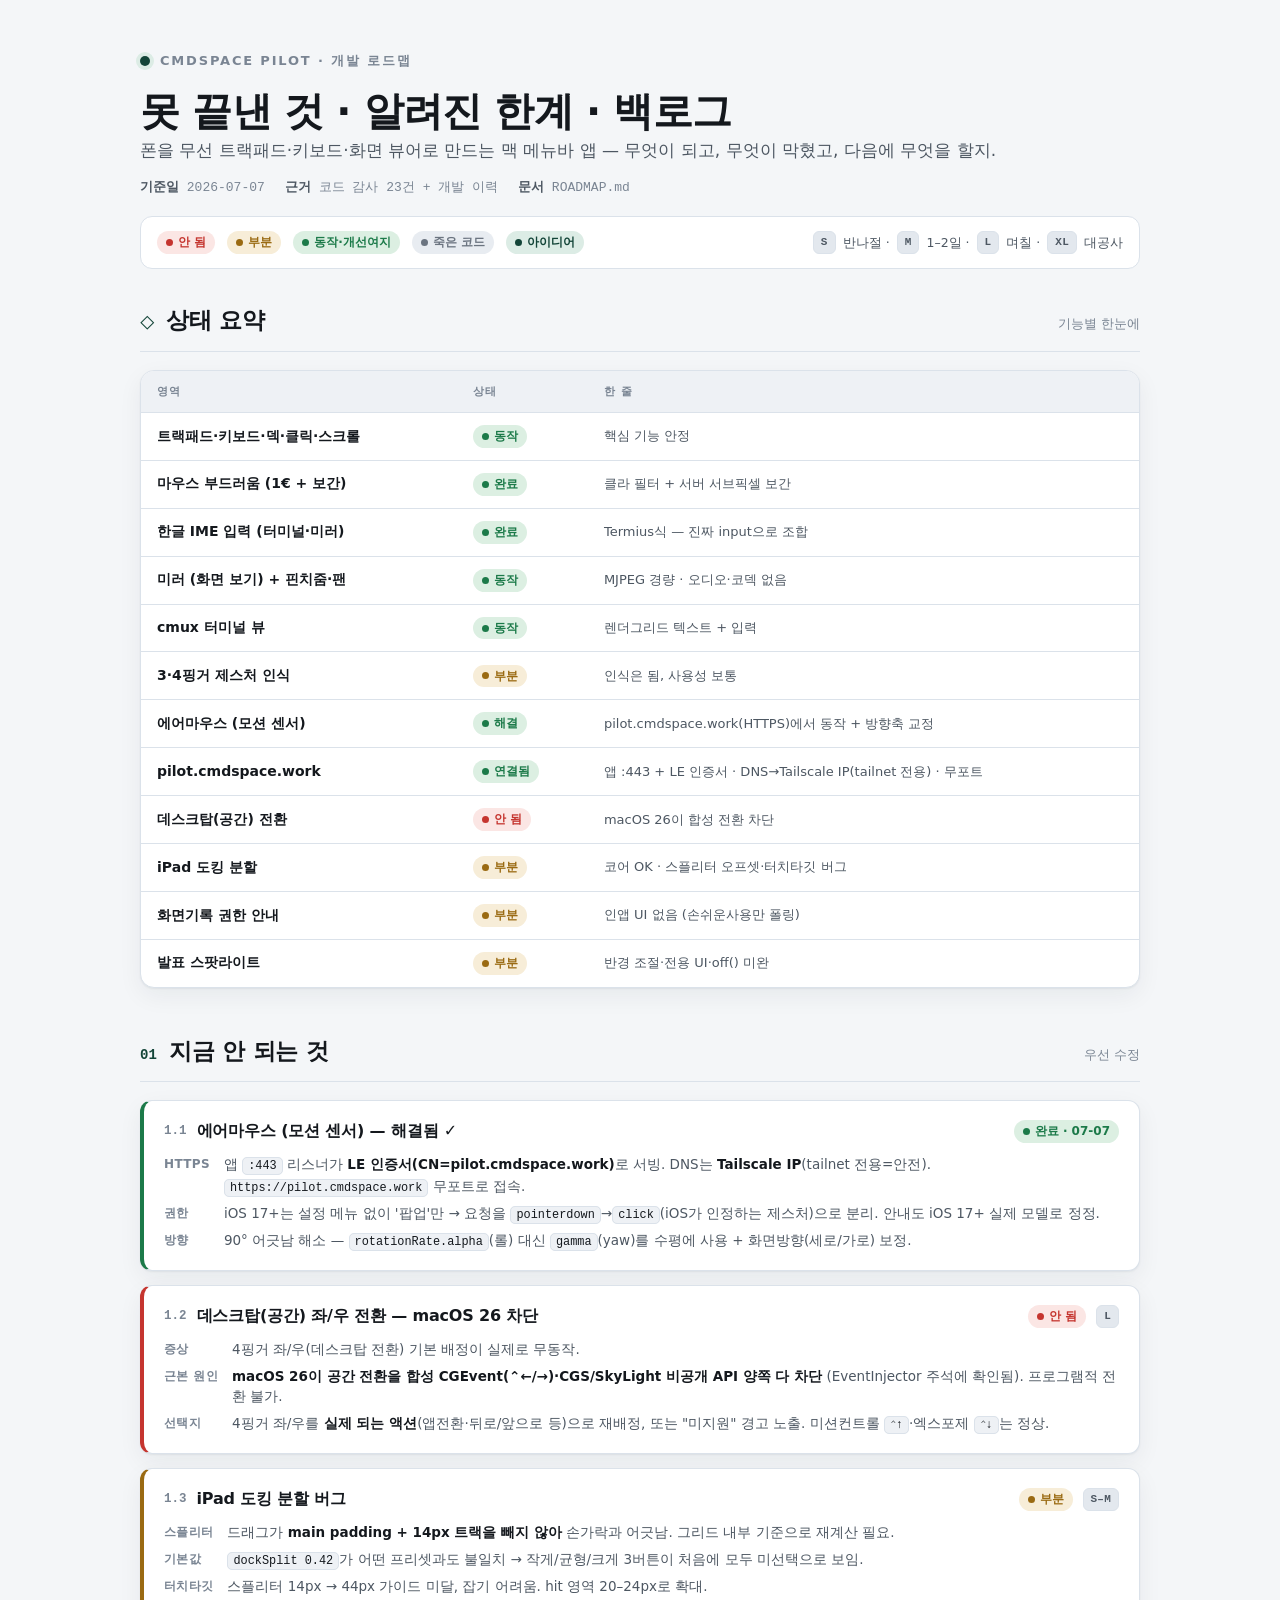
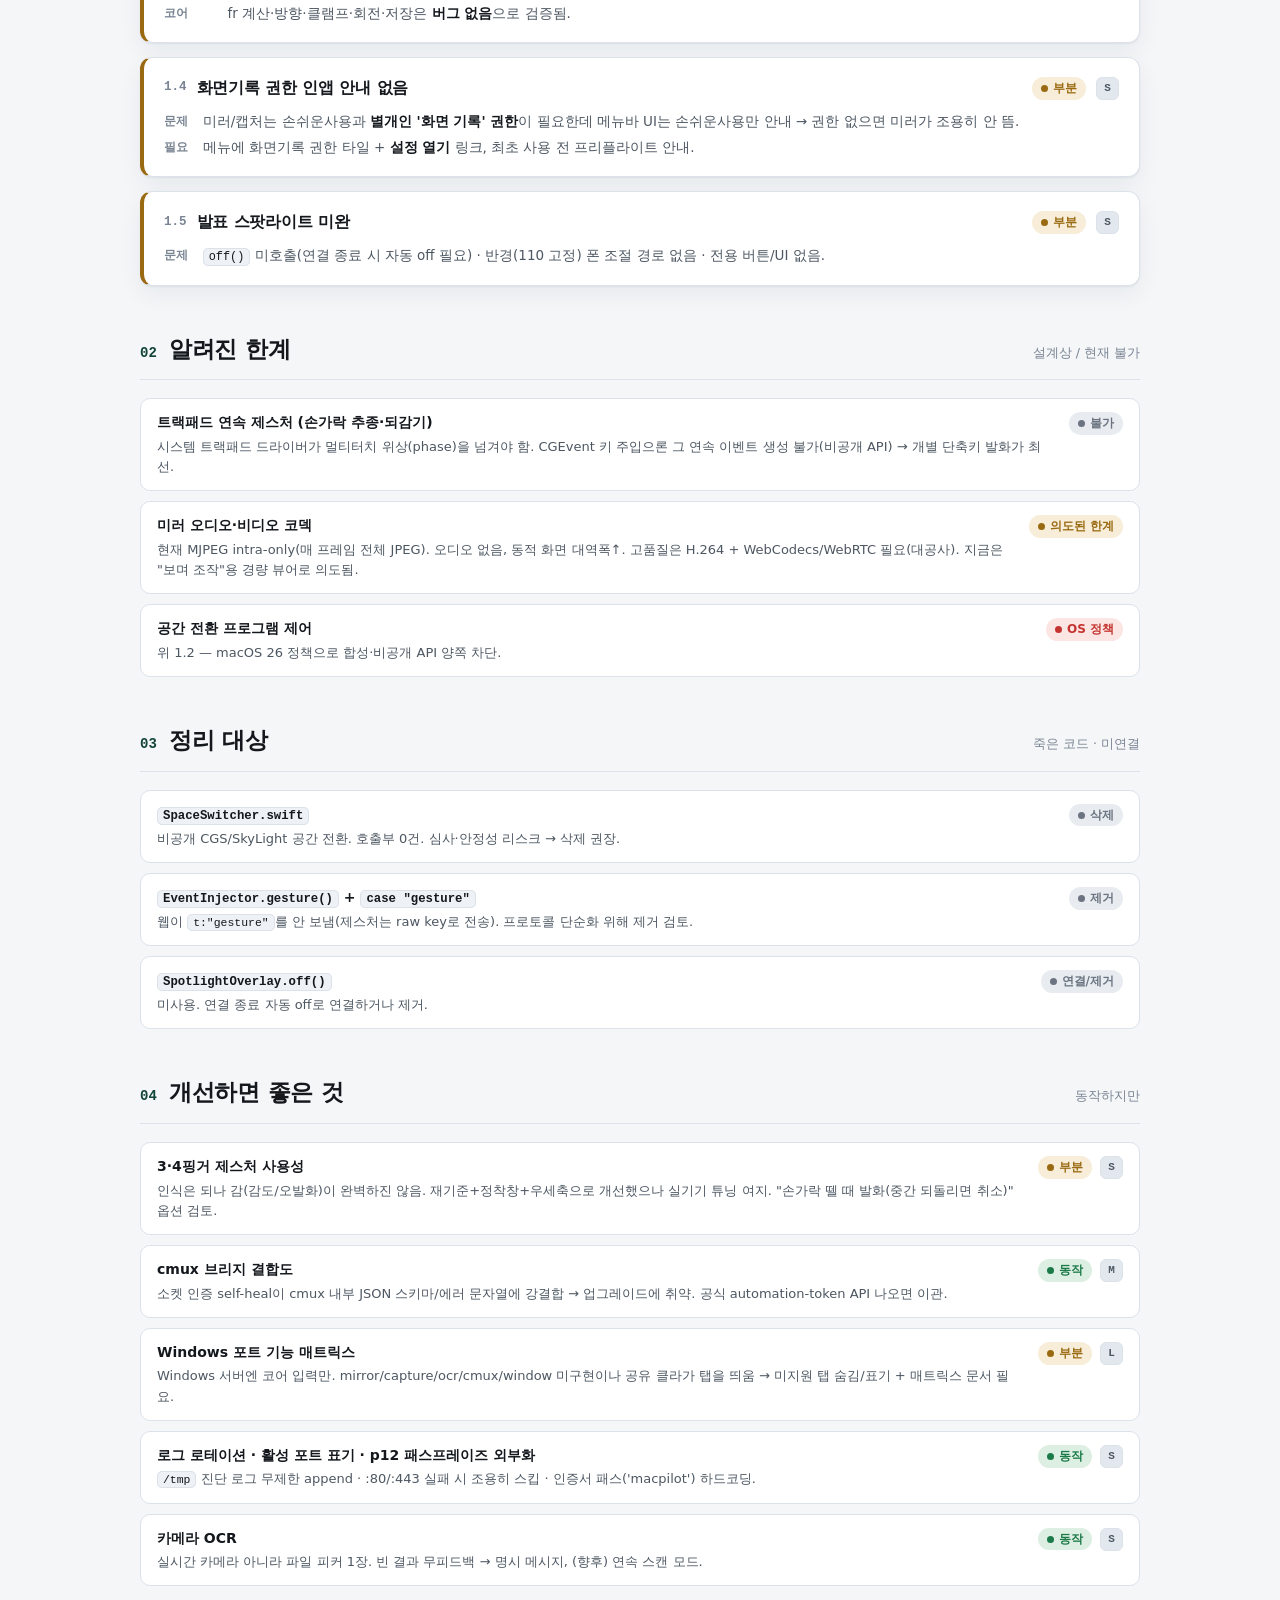
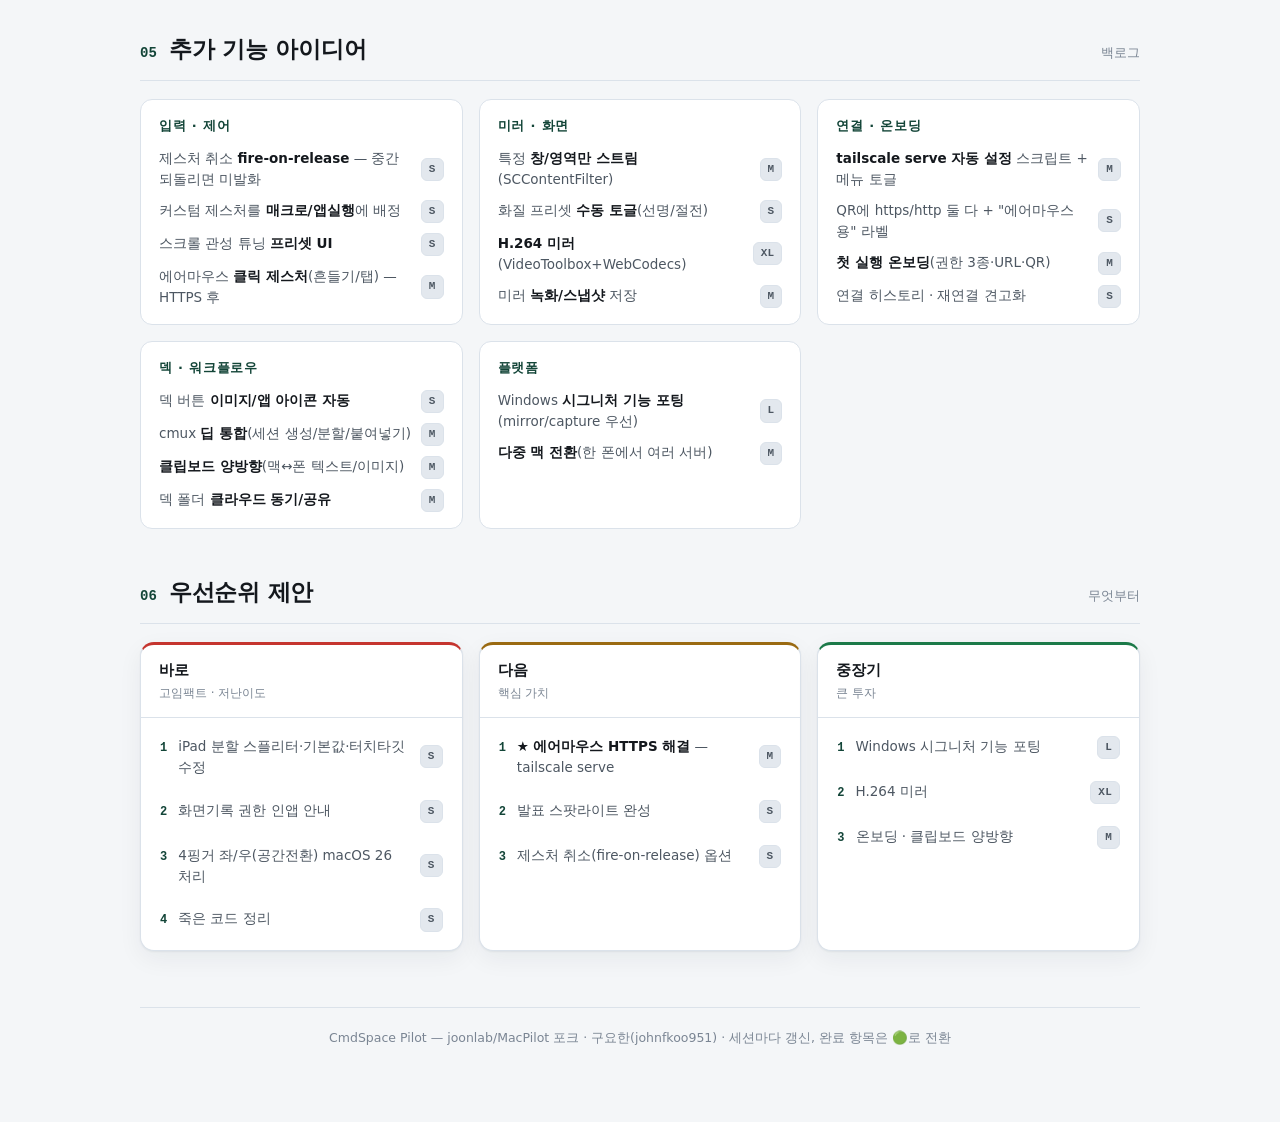
<file: docs/roadmap.html>
<!doctype html>
<html lang="ko">
<head>
<meta charset="utf-8">
<meta name="viewport" content="width=device-width, initial-scale=1">
<title>CmdSpace Pilot — 개발 로드맵</title>
</head>
<body>
<style>
  :root {
    /* CmdSpace 라이트 (CMDS Green 액센트) */
    --bg: #f4f6f8;
    --surface: #ffffff;
    --surface-2: #eef1f5;
    --surface-3: #e3e8ee;
    --border: #dbe2ea;
    --border-strong: #c6d0da;
    --text: #14181d;
    --text-dim: #4d5762;
    --text-mute: #7a8593;
    --accent: #134538;
    --accent-soft: #dcece5;
    --broken: #c5352f;      --broken-bg: #fbe6e4;
    --partial: #9a6a12;     --partial-bg: #f7edd8;
    --working: #1c7a49;     --working-bg: #dcefe2;
    --dead: #6b7480;        --dead-bg: #e8ecf1;
    --shadow: 0 1px 2px rgba(20,30,45,.06), 0 8px 24px rgba(20,30,45,.06);
    --mono: ui-monospace, "SF Mono", SFMono-Regular, Menlo, monospace;
    --sans: -apple-system, system-ui, "Segoe UI", sans-serif;
  }
  @media (prefers-color-scheme: dark) {
    :root {
      --bg: #0f1115;
      --surface: #171a21;
      --surface-2: #20242d;
      --surface-3: #2b3039;
      --border: #292f39;
      --border-strong: #363d49;
      --text: #f2f4f7;
      --text-dim: #a7afb9;
      --text-mute: #6f7885;
      --accent: #E985A2;
      --accent-soft: #2a1a20;
      --broken: #ff6b6b;      --broken-bg: #2a1618;
      --partial: #e3b457;     --partial-bg: #2a2213;
      --working: #5cd18f;     --working-bg: #12271c;
      --dead: #828c9a;        --dead-bg: #20242d;
      --shadow: 0 1px 2px rgba(0,0,0,.4), 0 10px 30px rgba(0,0,0,.35);
    }
  }
  :root[data-theme="light"] {
    --bg: #f4f6f8; --surface: #ffffff; --surface-2: #eef1f5; --surface-3: #e3e8ee;
    --border: #dbe2ea; --border-strong: #c6d0da; --text: #14181d; --text-dim: #4d5762; --text-mute: #7a8593;
    --accent: #134538; --accent-soft: #dcece5;
    --broken: #c5352f; --broken-bg: #fbe6e4; --partial: #9a6a12; --partial-bg: #f7edd8;
    --working: #1c7a49; --working-bg: #dcefe2; --dead: #6b7480; --dead-bg: #e8ecf1;
    --shadow: 0 1px 2px rgba(20,30,45,.06), 0 8px 24px rgba(20,30,45,.06);
  }
  :root[data-theme="dark"] {
    --bg: #0f1115; --surface: #171a21; --surface-2: #20242d; --surface-3: #2b3039;
    --border: #292f39; --border-strong: #363d49; --text: #f2f4f7; --text-dim: #a7afb9; --text-mute: #6f7885;
    --accent: #E985A2; --accent-soft: #2a1a20;
    --broken: #ff6b6b; --broken-bg: #2a1618; --partial: #e3b457; --partial-bg: #2a2213;
    --working: #5cd18f; --working-bg: #12271c; --dead: #828c9a; --dead-bg: #20242d;
    --shadow: 0 1px 2px rgba(0,0,0,.4), 0 10px 30px rgba(0,0,0,.35);
  }

  * { box-sizing: border-box; }
  body {
    margin: 0; background: var(--bg); color: var(--text);
    font-family: var(--sans); line-height: 1.55;
    -webkit-font-smoothing: antialiased;
  }
  .wrap { max-width: 1080px; margin: 0 auto; padding: clamp(20px, 4vw, 56px) clamp(16px, 4vw, 40px) 80px; }

  /* ── 헤더 ── */
  header { display: flex; flex-direction: column; gap: 18px; margin-bottom: 34px; }
  .brandline { display: flex; align-items: center; gap: 10px; font-size: 13px; letter-spacing: .14em; text-transform: uppercase; color: var(--text-mute); font-weight: 600; }
  .dish { width: 10px; height: 10px; border-radius: 50%; background: var(--accent); box-shadow: 0 0 0 4px var(--accent-soft); flex: 0 0 auto; }
  h1 { font-size: clamp(26px, 5vw, 40px); line-height: 1.1; margin: 0; letter-spacing: -.02em; text-wrap: balance; font-weight: 700; }
  h1 .sub { display: block; font-size: clamp(14px, 2.4vw, 17px); font-weight: 500; color: var(--text-dim); letter-spacing: 0; margin-top: 8px; }
  .meta { display: flex; flex-wrap: wrap; gap: 8px 20px; font-size: 13px; color: var(--text-mute); font-family: var(--mono); }
  .meta b { color: var(--text-dim); font-weight: 600; }

  /* ── 범례 ── */
  .legend { display: flex; flex-wrap: wrap; gap: 8px; padding: 14px 16px; background: var(--surface); border: 1px solid var(--border); border-radius: 12px; }
  .legend .grp { display: flex; align-items: center; gap: 7px; font-size: 12.5px; color: var(--text-dim); }
  .legend .grp + .grp { margin-left: 4px; }

  /* ── 상태 pill ── */
  .pill { display: inline-flex; align-items: center; gap: 5px; font-size: 12px; font-weight: 600; padding: 3px 9px; border-radius: 999px; white-space: nowrap; line-height: 1.4; }
  .pill::before { content: ""; width: 7px; height: 7px; border-radius: 50%; background: currentColor; flex: 0 0 auto; }
  .s-broken { color: var(--broken); background: var(--broken-bg); }
  .s-partial { color: var(--partial); background: var(--partial-bg); }
  .s-working { color: var(--working); background: var(--working-bg); }
  .s-dead { color: var(--dead); background: var(--dead-bg); }
  .s-idea { color: var(--accent); background: var(--accent-soft); }

  /* 난이도 chip */
  .dif { font-family: var(--mono); font-size: 11px; font-weight: 600; padding: 2px 7px; border-radius: 6px; background: var(--surface-3); color: var(--text-dim); border: 1px solid var(--border); letter-spacing: .02em; }

  /* ── 섹션 ── */
  section { margin-top: 46px; }
  .sec-head { display: flex; align-items: baseline; gap: 12px; margin-bottom: 18px; padding-bottom: 12px; border-bottom: 1px solid var(--border); }
  .sec-num { font-family: var(--mono); font-size: 14px; font-weight: 700; color: var(--accent); flex: 0 0 auto; }
  .sec-head h2 { font-size: clamp(18px, 3.2vw, 23px); margin: 0; letter-spacing: -.01em; font-weight: 700; }
  .sec-head .note { margin-left: auto; font-size: 12.5px; color: var(--text-mute); }

  /* ── 요약 테이블 ── */
  .tablewrap { overflow-x: auto; border: 1px solid var(--border); border-radius: 14px; background: var(--surface); box-shadow: var(--shadow); }
  table.summary { width: 100%; border-collapse: collapse; font-size: 14px; min-width: 460px; }
  table.summary th, table.summary td { text-align: left; padding: 12px 16px; border-bottom: 1px solid var(--border); vertical-align: middle; }
  table.summary thead th { font-size: 11px; letter-spacing: .1em; text-transform: uppercase; color: var(--text-mute); font-weight: 600; background: var(--surface-2); }
  table.summary tbody tr:last-child td { border-bottom: none; }
  table.summary td.area { font-weight: 600; white-space: nowrap; }
  table.summary td.desc { color: var(--text-dim); font-size: 13px; }

  /* ── 아이템 카드 (섹션1) ── */
  .cards { display: flex; flex-direction: column; gap: 14px; }
  .card { background: var(--surface); border: 1px solid var(--border); border-left: 4px solid var(--stripe, var(--border-strong)); border-radius: 12px; padding: 18px 20px; box-shadow: var(--shadow); }
  .card.b-broken { --stripe: var(--broken); }
  .card.b-partial { --stripe: var(--partial); }
  .card.b-working { --stripe: var(--working); }
  .card.b-dead { --stripe: var(--dead); }
  .card-top { display: flex; align-items: center; gap: 10px; flex-wrap: wrap; margin-bottom: 10px; }
  .card-top .id { font-family: var(--mono); font-size: 12.5px; color: var(--text-mute); font-weight: 600; }
  .card-top h3 { font-size: 16px; margin: 0; font-weight: 650; flex: 1 1 auto; min-width: 200px; letter-spacing: -.01em; }
  .card dl { margin: 0; display: grid; grid-template-columns: max-content 1fr; gap: 6px 14px; font-size: 13.5px; }
  .card dt { color: var(--text-mute); font-weight: 600; font-size: 12px; letter-spacing: .03em; padding-top: 1px; white-space: nowrap; }
  .card dd { margin: 0; color: var(--text-dim); }
  .card dd b { color: var(--text); font-weight: 600; }
  code, .path { font-family: var(--mono); font-size: .88em; background: var(--surface-2); padding: 1px 5px; border-radius: 5px; color: var(--text); border: 1px solid var(--border); }

  /* ── 컴팩트 리스트 (섹션2·3·4) ── */
  .list { display: flex; flex-direction: column; gap: 10px; }
  .row { display: flex; gap: 12px; align-items: flex-start; background: var(--surface); border: 1px solid var(--border); border-radius: 10px; padding: 13px 16px; }
  .row .body { flex: 1 1 auto; min-width: 0; }
  .row .body .t { font-weight: 600; font-size: 14px; margin-bottom: 3px; }
  .row .body .d { font-size: 13px; color: var(--text-dim); }
  .row .side { flex: 0 0 auto; display: flex; align-items: center; gap: 8px; }

  /* ── 백로그 그리드 ── */
  .backlog { display: grid; grid-template-columns: repeat(auto-fill, minmax(250px, 1fr)); gap: 16px; }
  .bgroup { background: var(--surface); border: 1px solid var(--border); border-radius: 12px; padding: 16px 18px; }
  .bgroup h4 { margin: 0 0 12px; font-size: 13px; letter-spacing: .06em; text-transform: uppercase; color: var(--accent); font-weight: 700; }
  .bgroup ul { margin: 0; padding: 0; list-style: none; display: flex; flex-direction: column; gap: 10px; }
  .bgroup li { font-size: 13.5px; color: var(--text-dim); display: flex; gap: 8px; align-items: baseline; }
  .bgroup li b { color: var(--text); font-weight: 600; }
  .bgroup li .dif { align-self: center; margin-left: auto; }

  /* ── 우선순위 보드 ── */
  .board { display: grid; grid-template-columns: repeat(3, 1fr); gap: 16px; }
  .col { background: var(--surface); border: 1px solid var(--border); border-radius: 14px; overflow: hidden; box-shadow: var(--shadow); }
  .col > header { display: block; padding: 14px 18px; margin: 0; border-bottom: 1px solid var(--border); }
  .col .k { font-size: 15px; font-weight: 700; letter-spacing: -.01em; }
  .col .ks { font-size: 12px; color: var(--text-mute); margin-top: 2px; }
  .col.now { border-top: 3px solid var(--broken); }
  .col.next { border-top: 3px solid var(--partial); }
  .col.later { border-top: 3px solid var(--working); }
  .col ol { margin: 0; padding: 8px; list-style: none; counter-reset: p; display: flex; flex-direction: column; gap: 2px; }
  .col ol li { counter-increment: p; display: flex; gap: 11px; align-items: baseline; padding: 10px 11px; border-radius: 9px; font-size: 13.5px; color: var(--text-dim); }
  .col ol li:hover { background: var(--surface-2); }
  .col ol li::before { content: counter(p); font-family: var(--mono); font-size: 12px; font-weight: 700; color: var(--accent); flex: 0 0 auto; }
  .col ol li b { color: var(--text); font-weight: 600; }
  .col ol li .dif { margin-left: auto; align-self: center; }
  .star { color: var(--accent); }

  footer { margin-top: 56px; padding-top: 20px; border-top: 1px solid var(--border); font-size: 12.5px; color: var(--text-mute); text-align: center; }

  @media (max-width: 720px) {
    .board { grid-template-columns: 1fr; }
    .card dl { grid-template-columns: 1fr; gap: 3px 0; }
    .card dt { padding-top: 8px; }
  }
</style>

<div class="wrap">
  <header>
    <div class="brandline"><span class="dish"></span> CmdSpace Pilot · 개발 로드맵</div>
    <h1>못 끝낸 것 · 알려진 한계 · 백로그
      <span class="sub">폰을 무선 트랙패드·키보드·화면 뷰어로 만드는 맥 메뉴바 앱 — 무엇이 되고, 무엇이 막혔고, 다음에 무엇을 할지.</span>
    </h1>
    <div class="meta">
      <span><b>기준일</b> 2026-07-07</span>
      <span><b>근거</b> 코드 감사 23건 + 개발 이력</span>
      <span><b>문서</b> ROADMAP.md</span>
    </div>
    <div class="legend">
      <span class="grp"><span class="pill s-broken">안 됨</span></span>
      <span class="grp"><span class="pill s-partial">부분</span></span>
      <span class="grp"><span class="pill s-working">동작·개선여지</span></span>
      <span class="grp"><span class="pill s-dead">죽은 코드</span></span>
      <span class="grp"><span class="pill s-idea">아이디어</span></span>
      <span class="grp" style="margin-left:auto"><span class="dif">S</span> 반나절 · <span class="dif">M</span> 1–2일 · <span class="dif">L</span> 며칠 · <span class="dif">XL</span> 대공사</span>
    </div>
  </header>

  <!-- 요약 -->
  <section style="margin-top:8px">
    <div class="sec-head"><span class="sec-num">◇</span><h2>상태 요약</h2><span class="note">기능별 한눈에</span></div>
    <div class="tablewrap">
      <table class="summary">
        <thead><tr><th>영역</th><th>상태</th><th>한 줄</th></tr></thead>
        <tbody>
          <tr><td class="area">트랙패드·키보드·덱·클릭·스크롤</td><td><span class="pill s-working">동작</span></td><td class="desc">핵심 기능 안정</td></tr>
          <tr><td class="area">마우스 부드러움 (1€ + 보간)</td><td><span class="pill s-working">완료</span></td><td class="desc">클라 필터 + 서버 서브픽셀 보간</td></tr>
          <tr><td class="area">한글 IME 입력 (터미널·미러)</td><td><span class="pill s-working">완료</span></td><td class="desc">Termius식 — 진짜 input으로 조합</td></tr>
          <tr><td class="area">미러 (화면 보기) + 핀치줌·팬</td><td><span class="pill s-working">동작</span></td><td class="desc">MJPEG 경량 · 오디오·코덱 없음</td></tr>
          <tr><td class="area">cmux 터미널 뷰</td><td><span class="pill s-working">동작</span></td><td class="desc">렌더그리드 텍스트 + 입력</td></tr>
          <tr><td class="area">3·4핑거 제스처 인식</td><td><span class="pill s-partial">부분</span></td><td class="desc">인식은 됨, 사용성 보통</td></tr>
          <tr><td class="area">에어마우스 (모션 센서)</td><td><span class="pill s-working">해결</span></td><td class="desc">pilot.cmdspace.work(HTTPS)에서 동작 + 방향축 교정</td></tr>
          <tr><td class="area">pilot.cmdspace.work</td><td><span class="pill s-working">연결됨</span></td><td class="desc">앱 :443 + LE 인증서 · DNS→Tailscale IP(tailnet 전용) · 무포트</td></tr>
          <tr><td class="area">데스크탑(공간) 전환</td><td><span class="pill s-broken">안 됨</span></td><td class="desc">macOS 26이 합성 전환 차단</td></tr>
          <tr><td class="area">iPad 도킹 분할</td><td><span class="pill s-partial">부분</span></td><td class="desc">코어 OK · 스플리터 오프셋·터치타깃 버그</td></tr>
          <tr><td class="area">화면기록 권한 안내</td><td><span class="pill s-partial">부분</span></td><td class="desc">인앱 UI 없음 (손쉬운사용만 폴링)</td></tr>
          <tr><td class="area">발표 스팟라이트</td><td><span class="pill s-partial">부분</span></td><td class="desc">반경 조절·전용 UI·off() 미완</td></tr>
        </tbody>
      </table>
    </div>
  </section>

  <!-- 1. 지금 안 되는 것 -->
  <section>
    <div class="sec-head"><span class="sec-num">01</span><h2>지금 안 되는 것</h2><span class="note">우선 수정</span></div>
    <div class="cards">

      <article class="card b-working">
        <div class="card-top"><span class="id">1.1</span><h3>에어마우스 (모션 센서) — 해결됨 ✓</h3><span class="pill s-working">완료 · 07-07</span></div>
        <dl>
          <dt>HTTPS</dt><dd>앱 <span class="path">:443</span> 리스너가 <b>LE 인증서(CN=pilot.cmdspace.work)</b>로 서빙. DNS는 <b>Tailscale IP</b>(tailnet 전용=안전). <code>https://pilot.cmdspace.work</code> 무포트로 접속.</dd>
          <dt>권한</dt><dd>iOS 17+는 설정 메뉴 없이 '팝업'만 → 요청을 <code>pointerdown</code>→<code>click</code>(iOS가 인정하는 제스처)으로 분리. 안내도 iOS 17+ 실제 모델로 정정.</dd>
          <dt>방향</dt><dd>90° 어긋남 해소 — <code>rotationRate.alpha</code>(롤) 대신 <code>gamma</code>(yaw)를 수평에 사용 + 화면방향(세로/가로) 보정.</dd>
        </dl>
      </article>

      <article class="card b-broken">
        <div class="card-top"><span class="id">1.2</span><h3>데스크탑(공간) 좌/우 전환 — macOS 26 차단</h3><span class="pill s-broken">안 됨</span><span class="dif">L</span></div>
        <dl>
          <dt>증상</dt><dd>4핑거 좌/우(데스크탑 전환) 기본 배정이 실제로 무동작.</dd>
          <dt>근본 원인</dt><dd><b>macOS 26이 공간 전환을 합성 CGEvent(⌃←/→)·CGS/SkyLight 비공개 API 양쪽 다 차단</b> (EventInjector 주석에 확인됨). 프로그램적 전환 불가.</dd>
          <dt>선택지</dt><dd>4핑거 좌/우를 <b>실제 되는 액션</b>(앱전환·뒤로/앞으로 등)으로 재배정, 또는 "미지원" 경고 노출. 미션컨트롤 <code>⌃↑</code>·엑스포제 <code>⌃↓</code>는 정상.</dd>
        </dl>
      </article>

      <article class="card b-partial">
        <div class="card-top"><span class="id">1.3</span><h3>iPad 도킹 분할 버그</h3><span class="pill s-partial">부분</span><span class="dif">S–M</span></div>
        <dl>
          <dt>스플리터</dt><dd>드래그가 <b>main padding + 14px 트랙을 빼지 않아</b> 손가락과 어긋남. 그리드 내부 기준으로 재계산 필요.</dd>
          <dt>기본값</dt><dd><code>dockSplit 0.42</code>가 어떤 프리셋과도 불일치 → 작게/균형/크게 3버튼이 처음에 모두 미선택으로 보임.</dd>
          <dt>터치타깃</dt><dd>스플리터 14px → 44px 가이드 미달, 잡기 어려움. hit 영역 20–24px로 확대.</dd>
          <dt>코어</dt><dd>fr 계산·방향·클램프·회전·저장은 <b>버그 없음</b>으로 검증됨.</dd>
        </dl>
      </article>

      <article class="card b-partial">
        <div class="card-top"><span class="id">1.4</span><h3>화면기록 권한 인앱 안내 없음</h3><span class="pill s-partial">부분</span><span class="dif">S</span></div>
        <dl>
          <dt>문제</dt><dd>미러/캡처는 손쉬운사용과 <b>별개인 '화면 기록' 권한</b>이 필요한데 메뉴바 UI는 손쉬운사용만 안내 → 권한 없으면 미러가 조용히 안 뜸.</dd>
          <dt>필요</dt><dd>메뉴에 화면기록 권한 타일 + <b>설정 열기</b> 링크, 최초 사용 전 프리플라이트 안내.</dd>
        </dl>
      </article>

      <article class="card b-partial">
        <div class="card-top"><span class="id">1.5</span><h3>발표 스팟라이트 미완</h3><span class="pill s-partial">부분</span><span class="dif">S</span></div>
        <dl>
          <dt>문제</dt><dd><span class="path">off()</span> 미호출(연결 종료 시 자동 off 필요) · 반경(110 고정) 폰 조절 경로 없음 · 전용 버튼/UI 없음.</dd>
        </dl>
      </article>
    </div>
  </section>

  <!-- 2. 알려진 한계 -->
  <section>
    <div class="sec-head"><span class="sec-num">02</span><h2>알려진 한계</h2><span class="note">설계상 / 현재 불가</span></div>
    <div class="list">
      <div class="row"><div class="body"><div class="t">트랙패드 연속 제스처 (손가락 추종·되감기)</div><div class="d">시스템 트랙패드 드라이버가 멀티터치 위상(phase)을 넘겨야 함. CGEvent 키 주입으론 그 연속 이벤트 생성 불가(비공개 API) → 개별 단축키 발화가 최선.</div></div><div class="side"><span class="pill s-dead">불가</span></div></div>
      <div class="row"><div class="body"><div class="t">미러 오디오·비디오 코덱</div><div class="d">현재 MJPEG intra-only(매 프레임 전체 JPEG). 오디오 없음, 동적 화면 대역폭↑. 고품질은 H.264 + WebCodecs/WebRTC 필요(대공사). 지금은 "보며 조작"용 경량 뷰어로 의도됨.</div></div><div class="side"><span class="pill s-partial">의도된 한계</span></div></div>
      <div class="row"><div class="body"><div class="t">공간 전환 프로그램 제어</div><div class="d">위 1.2 — macOS 26 정책으로 합성·비공개 API 양쪽 차단.</div></div><div class="side"><span class="pill s-broken">OS 정책</span></div></div>
    </div>
  </section>

  <!-- 3. 죽은 코드 -->
  <section>
    <div class="sec-head"><span class="sec-num">03</span><h2>정리 대상</h2><span class="note">죽은 코드 · 미연결</span></div>
    <div class="list">
      <div class="row"><div class="body"><div class="t"><span class="path">SpaceSwitcher.swift</span></div><div class="d">비공개 CGS/SkyLight 공간 전환. 호출부 0건. 심사·안정성 리스크 → 삭제 권장.</div></div><div class="side"><span class="pill s-dead">삭제</span></div></div>
      <div class="row"><div class="body"><div class="t"><span class="path">EventInjector.gesture()</span> + <span class="path">case "gesture"</span></div><div class="d">웹이 <code>t:"gesture"</code>를 안 보냄(제스처는 raw key로 전송). 프로토콜 단순화 위해 제거 검토.</div></div><div class="side"><span class="pill s-dead">제거</span></div></div>
      <div class="row"><div class="body"><div class="t"><span class="path">SpotlightOverlay.off()</span></div><div class="d">미사용. 연결 종료 자동 off로 연결하거나 제거.</div></div><div class="side"><span class="pill s-dead">연결/제거</span></div></div>
    </div>
  </section>

  <!-- 4. 개선 -->
  <section>
    <div class="sec-head"><span class="sec-num">04</span><h2>개선하면 좋은 것</h2><span class="note">동작하지만</span></div>
    <div class="list">
      <div class="row"><div class="body"><div class="t">3·4핑거 제스처 사용성</div><div class="d">인식은 되나 감(감도/오발화)이 완벽하진 않음. 재기준+정착창+우세축으로 개선했으나 실기기 튜닝 여지. "손가락 뗄 때 발화(중간 되돌리면 취소)" 옵션 검토.</div></div><div class="side"><span class="pill s-partial">부분</span><span class="dif">S</span></div></div>
      <div class="row"><div class="body"><div class="t">cmux 브리지 결합도</div><div class="d">소켓 인증 self-heal이 cmux 내부 JSON 스키마/에러 문자열에 강결합 → 업그레이드에 취약. 공식 automation-token API 나오면 이관.</div></div><div class="side"><span class="pill s-working">동작</span><span class="dif">M</span></div></div>
      <div class="row"><div class="body"><div class="t">Windows 포트 기능 매트릭스</div><div class="d">Windows 서버엔 코어 입력만. mirror/capture/ocr/cmux/window 미구현이나 공유 클라가 탭을 띄움 → 미지원 탭 숨김/표기 + 매트릭스 문서 필요.</div></div><div class="side"><span class="pill s-partial">부분</span><span class="dif">L</span></div></div>
      <div class="row"><div class="body"><div class="t">로그 로테이션 · 활성 포트 표기 · p12 패스프레이즈 외부화</div><div class="d"><code>/tmp</code> 진단 로그 무제한 append · :80/:443 실패 시 조용히 스킵 · 인증서 패스('macpilot') 하드코딩.</div></div><div class="side"><span class="pill s-working">동작</span><span class="dif">S</span></div></div>
      <div class="row"><div class="body"><div class="t">카메라 OCR</div><div class="d">실시간 카메라 아니라 파일 피커 1장. 빈 결과 무피드백 → 명시 메시지, (향후) 연속 스캔 모드.</div></div><div class="side"><span class="pill s-working">동작</span><span class="dif">S</span></div></div>
    </div>
  </section>

  <!-- 5. 백로그 -->
  <section>
    <div class="sec-head"><span class="sec-num">05</span><h2>추가 기능 아이디어</h2><span class="note">백로그</span></div>
    <div class="backlog">
      <div class="bgroup">
        <h4>입력 · 제어</h4>
        <ul>
          <li><span>제스처 취소 <b>fire-on-release</b> — 중간 되돌리면 미발화</span><span class="dif">S</span></li>
          <li><span>커스텀 제스처를 <b>매크로/앱실행</b>에 배정</span><span class="dif">S</span></li>
          <li><span>스크롤 관성 튜닝 <b>프리셋 UI</b></span><span class="dif">S</span></li>
          <li><span>에어마우스 <b>클릭 제스처</b>(흔들기/탭) — HTTPS 후</span><span class="dif">M</span></li>
        </ul>
      </div>
      <div class="bgroup">
        <h4>미러 · 화면</h4>
        <ul>
          <li><span>특정 <b>창/영역만 스트림</b>(SCContentFilter)</span><span class="dif">M</span></li>
          <li><span>화질 프리셋 <b>수동 토글</b>(선명/절전)</span><span class="dif">S</span></li>
          <li><span><b>H.264 미러</b>(VideoToolbox+WebCodecs)</span><span class="dif">XL</span></li>
          <li><span>미러 <b>녹화/스냅샷</b> 저장</span><span class="dif">M</span></li>
        </ul>
      </div>
      <div class="bgroup">
        <h4>연결 · 온보딩</h4>
        <ul>
          <li><span><b>tailscale serve 자동 설정</b> 스크립트 + 메뉴 토글</span><span class="dif">M</span></li>
          <li><span>QR에 https/http 둘 다 + "에어마우스용" 라벨</span><span class="dif">S</span></li>
          <li><span><b>첫 실행 온보딩</b>(권한 3종·URL·QR)</span><span class="dif">M</span></li>
          <li><span>연결 히스토리 · 재연결 견고화</span><span class="dif">S</span></li>
        </ul>
      </div>
      <div class="bgroup">
        <h4>덱 · 워크플로우</h4>
        <ul>
          <li><span>덱 버튼 <b>이미지/앱 아이콘 자동</b></span><span class="dif">S</span></li>
          <li><span>cmux <b>딥 통합</b>(세션 생성/분할/붙여넣기)</span><span class="dif">M</span></li>
          <li><span><b>클립보드 양방향</b>(맥↔폰 텍스트/이미지)</span><span class="dif">M</span></li>
          <li><span>덱 폴더 <b>클라우드 동기/공유</b></span><span class="dif">M</span></li>
        </ul>
      </div>
      <div class="bgroup">
        <h4>플랫폼</h4>
        <ul>
          <li><span>Windows <b>시그니처 기능 포팅</b>(mirror/capture 우선)</span><span class="dif">L</span></li>
          <li><span><b>다중 맥 전환</b>(한 폰에서 여러 서버)</span><span class="dif">M</span></li>
        </ul>
      </div>
    </div>
  </section>

  <!-- 우선순위 -->
  <section>
    <div class="sec-head"><span class="sec-num">06</span><h2>우선순위 제안</h2><span class="note">무엇부터</span></div>
    <div class="board">
      <div class="col now">
        <header><div class="k">바로</div><div class="ks">고임팩트 · 저난이도</div></header>
        <ol>
          <li><span>iPad 분할 스플리터·기본값·터치타깃 수정</span><span class="dif">S</span></li>
          <li><span>화면기록 권한 인앱 안내</span><span class="dif">S</span></li>
          <li><span>4핑거 좌/우(공간전환) macOS 26 처리</span><span class="dif">S</span></li>
          <li><span>죽은 코드 정리</span><span class="dif">S</span></li>
        </ol>
      </div>
      <div class="col next">
        <header><div class="k">다음</div><div class="ks">핵심 가치</div></header>
        <ol>
          <li><span><b class="star">★</b> <b>에어마우스 HTTPS 해결</b> — tailscale serve</span><span class="dif">M</span></li>
          <li><span>발표 스팟라이트 완성</span><span class="dif">S</span></li>
          <li><span>제스처 취소(fire-on-release) 옵션</span><span class="dif">S</span></li>
        </ol>
      </div>
      <div class="col later">
        <header><div class="k">중장기</div><div class="ks">큰 투자</div></header>
        <ol>
          <li><span>Windows 시그니처 기능 포팅</span><span class="dif">L</span></li>
          <li><span>H.264 미러</span><span class="dif">XL</span></li>
          <li><span>온보딩 · 클립보드 양방향</span><span class="dif">M</span></li>
        </ol>
      </div>
    </div>
  </section>

  <footer>CmdSpace Pilot — joonlab/MacPilot 포크 · 구요한(johnfkoo951) · 세션마다 갱신, 완료 항목은 🟢로 전환</footer>
</div>
</body>
</html>
</file>
